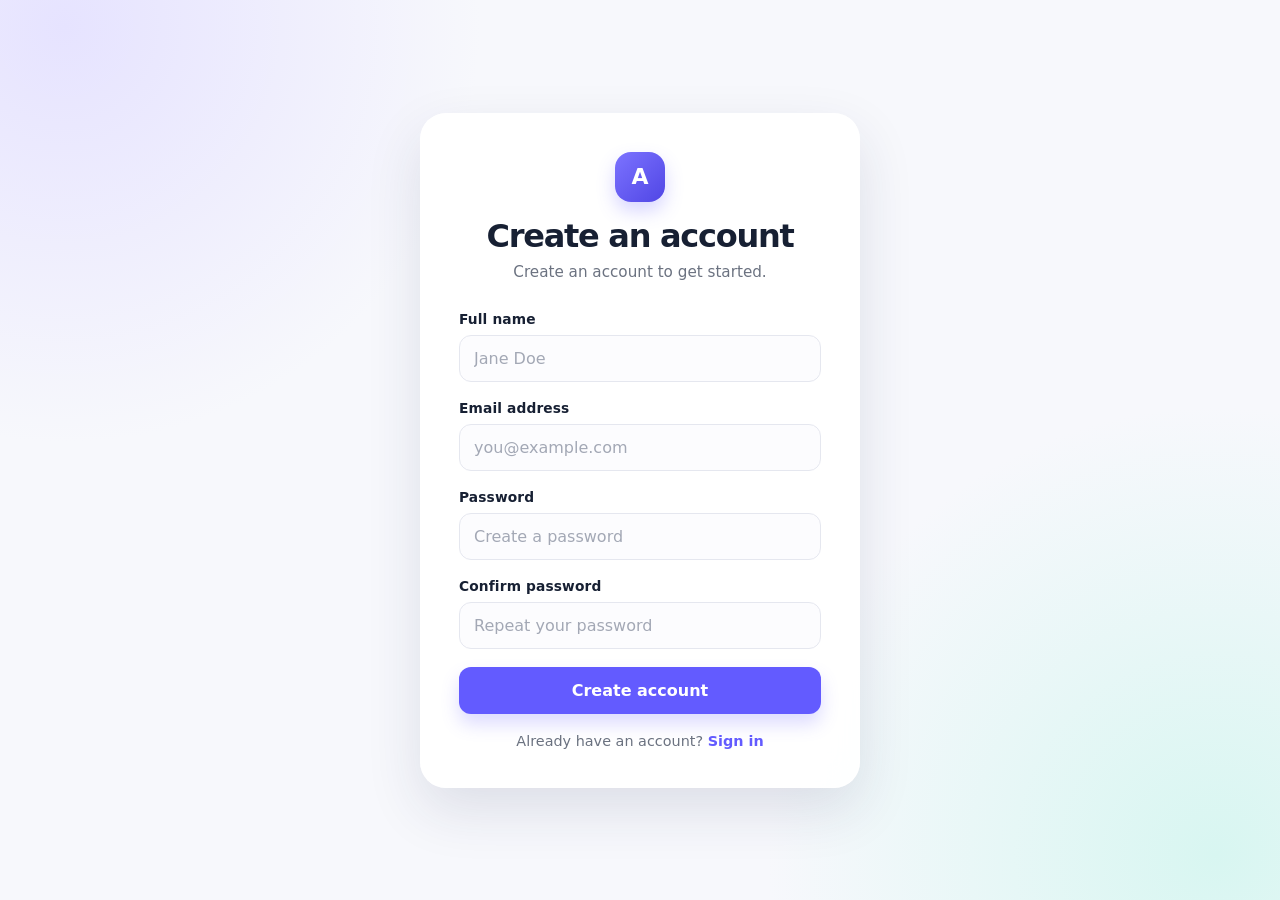
<file: index.html>
﻿<!doctype html>
<html lang="en">

<head>
    <meta charset="UTF-8">
    <meta name="viewport" content="width=device-width, initial-scale=1.0">
    <title>Sign Up</title>
    <link rel="stylesheet" href="style.css">
</head>

<body>
    <main class="auth-card" aria-labelledby="page-title">
        <header class="brand">
            <div class="brand__logo" aria-hidden="true">A</div>
            <h1 id="page-title">Create an account</h1>
            <p>Create an account to get started.</p>
        </header>

        <form id="signup-form" class="auth-form">
            <div class="form-field">
                <label for="signup-name">Full name</label>
                <input id="signup-name" name="name" type="text" placeholder="Jane Doe" autocomplete="name" required>
            </div>
            <div class="form-field">
                <label for="signup-email">Email address</label>
                <input id="signup-email" name="email" type="email" placeholder="you@example.com" autocomplete="email"
                    required>
            </div>
            <div class="form-field">
                <label for="signup-password">Password</label>
                <input id="signup-password" name="password" type="password" placeholder="Create a password"
                    autocomplete="new-password" required>
            </div>
            <div class="form-field">
                <label for="signup-confirm-password">Confirm password</label>
                <input id="signup-confirm-password" name="confirm-password" type="password"
                    placeholder="Repeat your password" autocomplete="new-password" required>
            </div>
            <!-- <label class="checkbox-label" for="signup-terms">
                <input id="signup-terms" name="terms" type="checkbox" required>
                I agree to the terms and conditions
            </label> -->
            <button id="signup-submit-button" class="submit-button" type="submit">Create account</button>
            <p class="auth-link">Already have an account? <a href="signin.html">Sign in</a></p>
        </form>
    </main>
</body>
<script src="./script.js" defer></script>
</html>
</file>
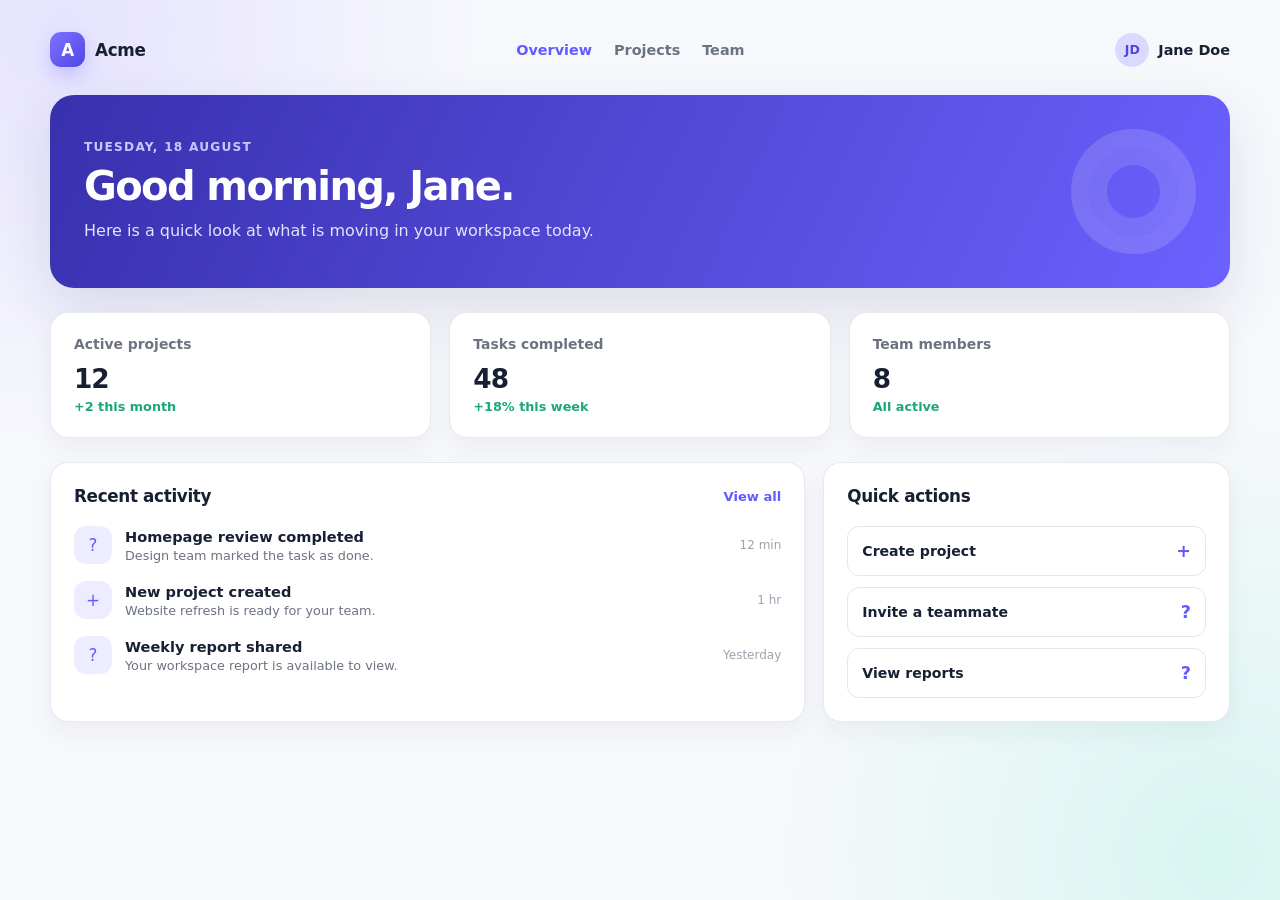
<file: dashboard.html>
<!doctype html>
<html lang="en">
<head>
  <meta charset="UTF-8">
  <meta name="viewport" content="width=device-width, initial-scale=1.0">
  <title>Dashboard</title>
  <link rel="stylesheet" href="style.css">
</head>
<body class="dashboard-page">
  <div class="dashboard-shell">
    <header class="dashboard-nav">
      <a class="dashboard-brand" href="#"><span class="dashboard-logo" aria-hidden="true">A</span>Acme</a>
      <nav class="nav-links" aria-label="Primary navigation"><a class="is-active" href="#">Overview</a><a href="#">Projects</a><a href="#">Team</a></nav>
      <div class="user-chip"><span class="avatar" aria-hidden="true">JD</span><strong>Jane Doe</strong></div>
    </header>
    <main class="dashboard-main">
      <section class="welcome-panel" aria-labelledby="dashboard-title">
        <div><p class="eyebrow">Tuesday, 18 August</p><h1 id="dashboard-title">Good morning, Jane.</h1><p>Here is a quick look at what is moving in your workspace today.</p></div>
        <div class="welcome-art" aria-hidden="true"></div>
      </section>
      <section class="metrics" aria-label="Account overview">
        <article class="metric-card"><p class="metric-label">Active projects</p><p class="metric-value">12</p><p class="metric-change">+2 this month</p></article>
        <article class="metric-card"><p class="metric-label">Tasks completed</p><p class="metric-value">48</p><p class="metric-change">+18% this week</p></article>
        <article class="metric-card"><p class="metric-label">Team members</p><p class="metric-value">8</p><p class="metric-change">All active</p></article>
      </section>
      <section class="dashboard-grid">
        <article class="content-card">
          <div class="section-heading"><h2>Recent activity</h2><a class="text-link" href="#">View all</a></div>
          <div class="activity-list">
            <div class="activity-item"><span class="activity-icon" aria-hidden="true">?</span><div class="activity-copy"><h3>Homepage review completed</h3><p>Design team marked the task as done.</p></div><span class="activity-time">12 min</span></div>
            <div class="activity-item"><span class="activity-icon" aria-hidden="true">+</span><div class="activity-copy"><h3>New project created</h3><p>Website refresh is ready for your team.</p></div><span class="activity-time">1 hr</span></div>
            <div class="activity-item"><span class="activity-icon" aria-hidden="true">?</span><div class="activity-copy"><h3>Weekly report shared</h3><p>Your workspace report is available to view.</p></div><span class="activity-time">Yesterday</span></div>
          </div>
        </article>
        <aside class="content-card"><div class="section-heading"><h2>Quick actions</h2></div><div class="quick-actions"><a class="quick-action" href="#">Create project <span aria-hidden="true">+</span></a><a class="quick-action" href="#">Invite a teammate <span aria-hidden="true">?</span></a><a class="quick-action" href="#">View reports <span aria-hidden="true">?</span></a></div></aside>
      </section>
    </main>
  </div>
</body>
</html>
</file>
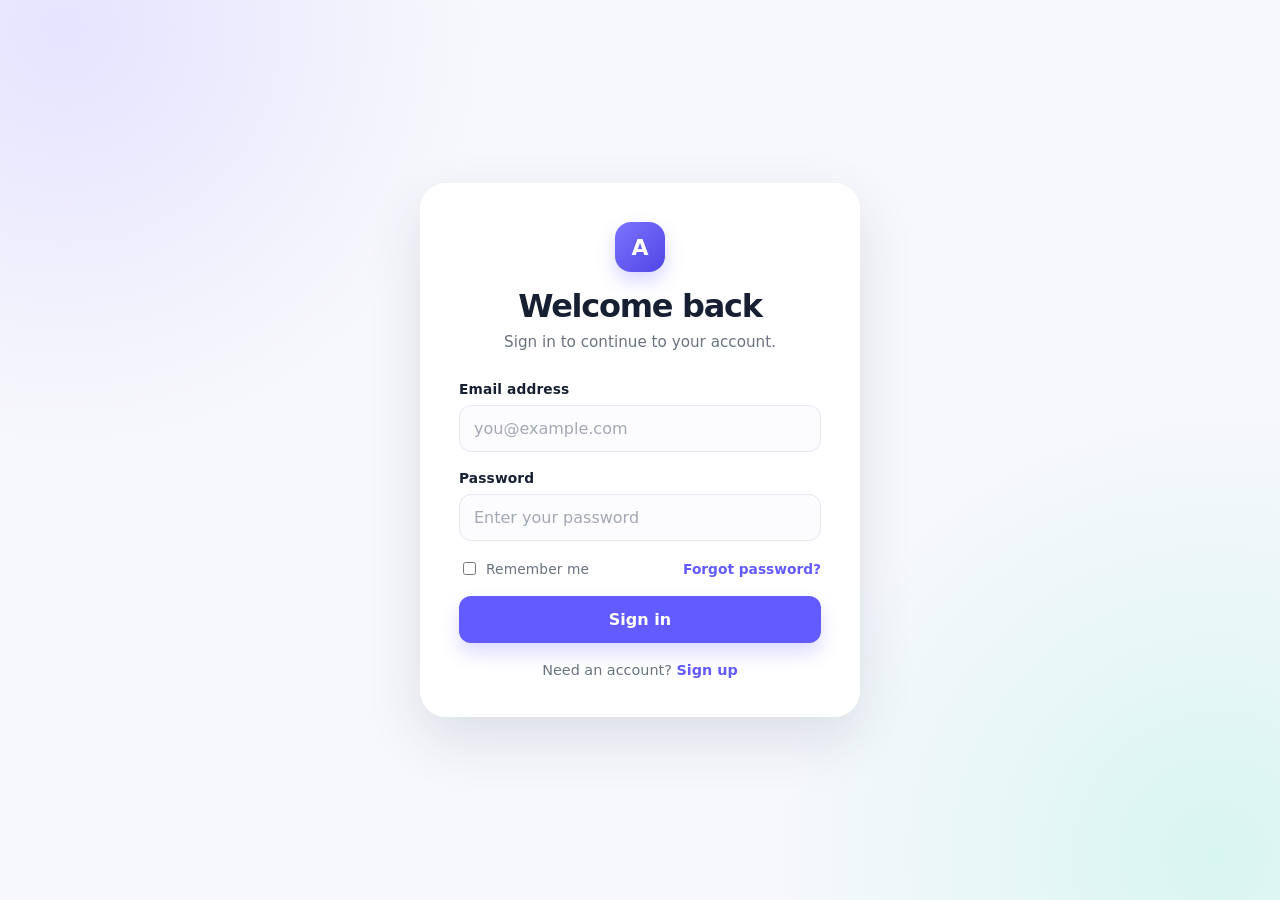
<file: signin.html>
﻿<!doctype html>
<html lang="en">
<head>
  <meta charset="UTF-8">
  <meta name="viewport" content="width=device-width, initial-scale=1.0">
  <title>Sign In</title>
  <link rel="stylesheet" href="style.css">
</head>
<body>
  <main class="auth-card" aria-labelledby="page-title">
    <header class="brand">
      <div class="brand__logo" aria-hidden="true">A</div>
      <h1 id="page-title">Welcome back</h1>
      <p>Sign in to continue to your account.</p>
    </header>

    <form id="signin-form" class="auth-form">
      <div class="form-field">
        <label for="signin-email">Email address</label>
        <input id="signin-email" name="email" type="email" placeholder="you@example.com" autocomplete="email" required>
      </div>
      <div class="form-field">
        <label for="signin-password">Password</label>
        <input id="signin-password" name="password" type="password" placeholder="Enter your password" autocomplete="current-password" required>
      </div>
      <div class="form-row">
        <label class="checkbox-label" for="remember-me">
          <input id="remember-me" name="remember-me" type="checkbox">
          Remember me
        </label>
        <a id="forgot-password-link" href="#">Forgot password?</a>
      </div>
      <button id="signin-submit-button" class="submit-button" type="submit">Sign in</button>
      <p class="auth-link">Need an account? <a href="signup.html">Sign up</a></p>
    </form>
  </main>
</body>
<script src="./script.js" defer></script>
</html>
</file>
<file: style.css>
:root{--page:#f7f8fc;--surface:#fff;--text:#172033;--muted:#6b7280;--line:#e5e7ef;--primary:#635bff;--dark:#4d45df;--soft:#eeedff;--success:#1ba875;--shadow:0 22px 55px rgba(35,42,82,.12)}*{box-sizing:border-box}body{min-height:100vh;margin:0;padding:24px;background:radial-gradient(circle at 5% 3%,#e6e3ff 0,transparent 26rem),radial-gradient(circle at 95% 95%,#d8f6f1 0,transparent 28rem),var(--page);color:var(--text);font-family:Inter,ui-sans-serif,system-ui,-apple-system,"Segoe UI",sans-serif}body:not(.dashboard-page){display:grid;place-items:center}.auth-card{width:min(100%,440px);padding:38px;border:1px solid rgba(255,255,255,.9);border-radius:26px;background:rgba(255,255,255,.92);box-shadow:var(--shadow);backdrop-filter:blur(16px)}.brand{margin-bottom:30px;text-align:center}.brand__logo,.dashboard-logo{display:grid;place-items:center;background:linear-gradient(135deg,#7c73ff,#5046e5);color:#fff;font-weight:800;box-shadow:0 9px 18px rgba(99,91,255,.25)}.brand__logo{width:50px;height:50px;margin:0 auto 15px;border-radius:16px;font-size:22px}h1,h2,h3,p{margin-top:0}h1{margin-bottom:8px;font-size:clamp(1.7rem,5vw,2rem);letter-spacing:-.04em}.brand p{margin-bottom:0;color:var(--muted);font-size:.95rem}.auth-form,.form-field{display:grid}.auth-form{gap:18px}.form-field{gap:8px}label{font-size:.86rem;font-weight:750;letter-spacing:.01em}input{width:100%;padding:13px 14px;border:1px solid var(--line);border-radius:12px;outline:none;background:#fcfcfe;color:var(--text);font:inherit;transition:.18s}input::placeholder{color:#a3a8b5}input:hover{border-color:#cbd0dc}input:focus{border-color:var(--primary);background:#fff;box-shadow:0 0 0 4px rgba(99,91,255,.13)}.form-row{display:flex;align-items:center;justify-content:space-between;gap:12px;font-size:.86rem}.checkbox-label{display:flex;align-items:center;gap:7px;color:var(--muted);font-weight:500}.checkbox-label input{width:auto;accent-color:var(--primary)}a{color:var(--primary);font-weight:700;text-decoration:none}a:hover{color:var(--dark);text-decoration:underline}.submit-button,.button{padding:14px 18px;border:0;border-radius:12px;background:var(--primary);color:#fff;font:inherit;font-weight:750;cursor:pointer;box-shadow:0 10px 18px rgba(99,91,255,.22);transition:.18s}.submit-button:hover,.button:hover{background:var(--dark);box-shadow:0 13px 22px rgba(99,91,255,.28);transform:translateY(-1px)}.auth-link{margin:1px 0 0;color:var(--muted);text-align:center;font-size:.9rem}.loader{width:20px;height:20px;display:inline-block;margin-right:8px;border:3px solid rgba(255,255,255,.35);border-top-color:#fff;border-right-color:#fff;border-radius:50%;animation:spin .8s linear infinite;vertical-align:-3px}@keyframes spin{to{transform:rotate(360deg)}}body{animation:fadeIn .4s ease-in}@keyframes fadeIn{from{opacity:0}to{opacity:1}}body.page-exit{animation:fadeOut .4s ease-out forwards}@keyframes fadeOut{to{opacity:0}}
.dashboard-page{padding:20px}.dashboard-shell{width:min(100%,1180px);margin:0 auto}.dashboard-nav{display:flex;align-items:center;justify-content:space-between;gap:22px;padding:12px 0 28px}.dashboard-brand{display:flex;align-items:center;gap:10px;color:var(--text);font-size:1.05rem;font-weight:800;letter-spacing:-.02em}.dashboard-brand:hover{color:var(--text);text-decoration:none}.dashboard-logo{width:35px;height:35px;border-radius:11px}.nav-links{display:flex;align-items:center;gap:22px}.nav-links a{color:var(--muted);font-size:.9rem;font-weight:650}.nav-links a:hover,.nav-links .is-active{color:var(--primary);text-decoration:none}.user-chip{display:flex;align-items:center;gap:9px;color:var(--text);font-size:.9rem;font-weight:700}.avatar{display:grid;width:34px;height:34px;place-items:center;border-radius:50%;background:#dcd9ff;color:#4d45df;font-size:.78rem}.dashboard-main{display:grid;gap:24px}.welcome-panel{display:flex;align-items:center;justify-content:space-between;gap:24px;padding:34px;overflow:hidden;border-radius:24px;background:linear-gradient(115deg,#3830ad,#6b61ff);color:#fff;box-shadow:var(--shadow)}.eyebrow{margin-bottom:9px;color:#c9c6ff;font-size:.76rem;font-weight:800;letter-spacing:.1em;text-transform:uppercase}.welcome-panel h1{margin-bottom:9px;font-size:clamp(1.8rem,5vw,2.5rem)}.welcome-panel p:not(.eyebrow){max-width:550px;margin-bottom:0;color:#e3e2ff;line-height:1.6}.welcome-art{flex:0 0 125px;height:125px;border:18px solid rgba(255,255,255,.14);border-radius:50%;box-shadow:inset 0 0 0 18px rgba(255,255,255,.12)}.metrics{display:grid;grid-template-columns:repeat(3,1fr);gap:18px}.metric-card,.content-card{padding:23px;border:1px solid rgba(229,231,239,.9);border-radius:18px;background:var(--surface);box-shadow:0 10px 25px rgba(31,36,62,.05)}.metric-label{margin-bottom:11px;color:var(--muted);font-size:.87rem;font-weight:650}.metric-value{margin-bottom:5px;font-size:1.65rem;font-weight:800;letter-spacing:-.04em}.metric-change{margin-bottom:0;color:var(--success);font-size:.8rem;font-weight:750}.dashboard-grid{display:grid;grid-template-columns:1.3fr .7fr;gap:18px}.section-heading{display:flex;align-items:center;justify-content:space-between;gap:16px;margin-bottom:20px}.section-heading h2{margin-bottom:0;font-size:1.05rem;letter-spacing:-.02em}.text-link{font-size:.82rem}.activity-list{display:grid;gap:17px}.activity-item{display:flex;align-items:center;gap:13px}.activity-icon{display:grid;width:38px;height:38px;flex:0 0 auto;place-items:center;border-radius:12px;background:var(--soft);color:var(--primary);font-size:1.05rem}.activity-copy{min-width:0}.activity-copy h3{margin-bottom:3px;font-size:.91rem}.activity-copy p{margin-bottom:0;color:var(--muted);font-size:.8rem}.activity-time{margin-left:auto;color:#9ca3af;font-size:.75rem;white-space:nowrap}.quick-actions{display:grid;gap:11px}.quick-action{display:flex;align-items:center;justify-content:space-between;padding:14px;border:1px solid var(--line);border-radius:12px;color:var(--text);font-size:.88rem;font-weight:700}.quick-action:hover{border-color:#c9c5ff;background:#fbfaff;color:var(--primary);text-decoration:none}.quick-action span{color:var(--primary);font-size:1.1rem}@media(max-width:700px){body{padding:14px}.auth-card{padding:30px 23px;border-radius:20px}.form-row{align-items:flex-start;flex-direction:column}.dashboard-page{padding:14px}.dashboard-nav{padding-bottom:20px}.nav-links,.welcome-art{display:none}.user-chip strong{display:none}.welcome-panel{align-items:flex-start;padding:27px}.metrics,.dashboard-grid{grid-template-columns:1fr}}
</file>
